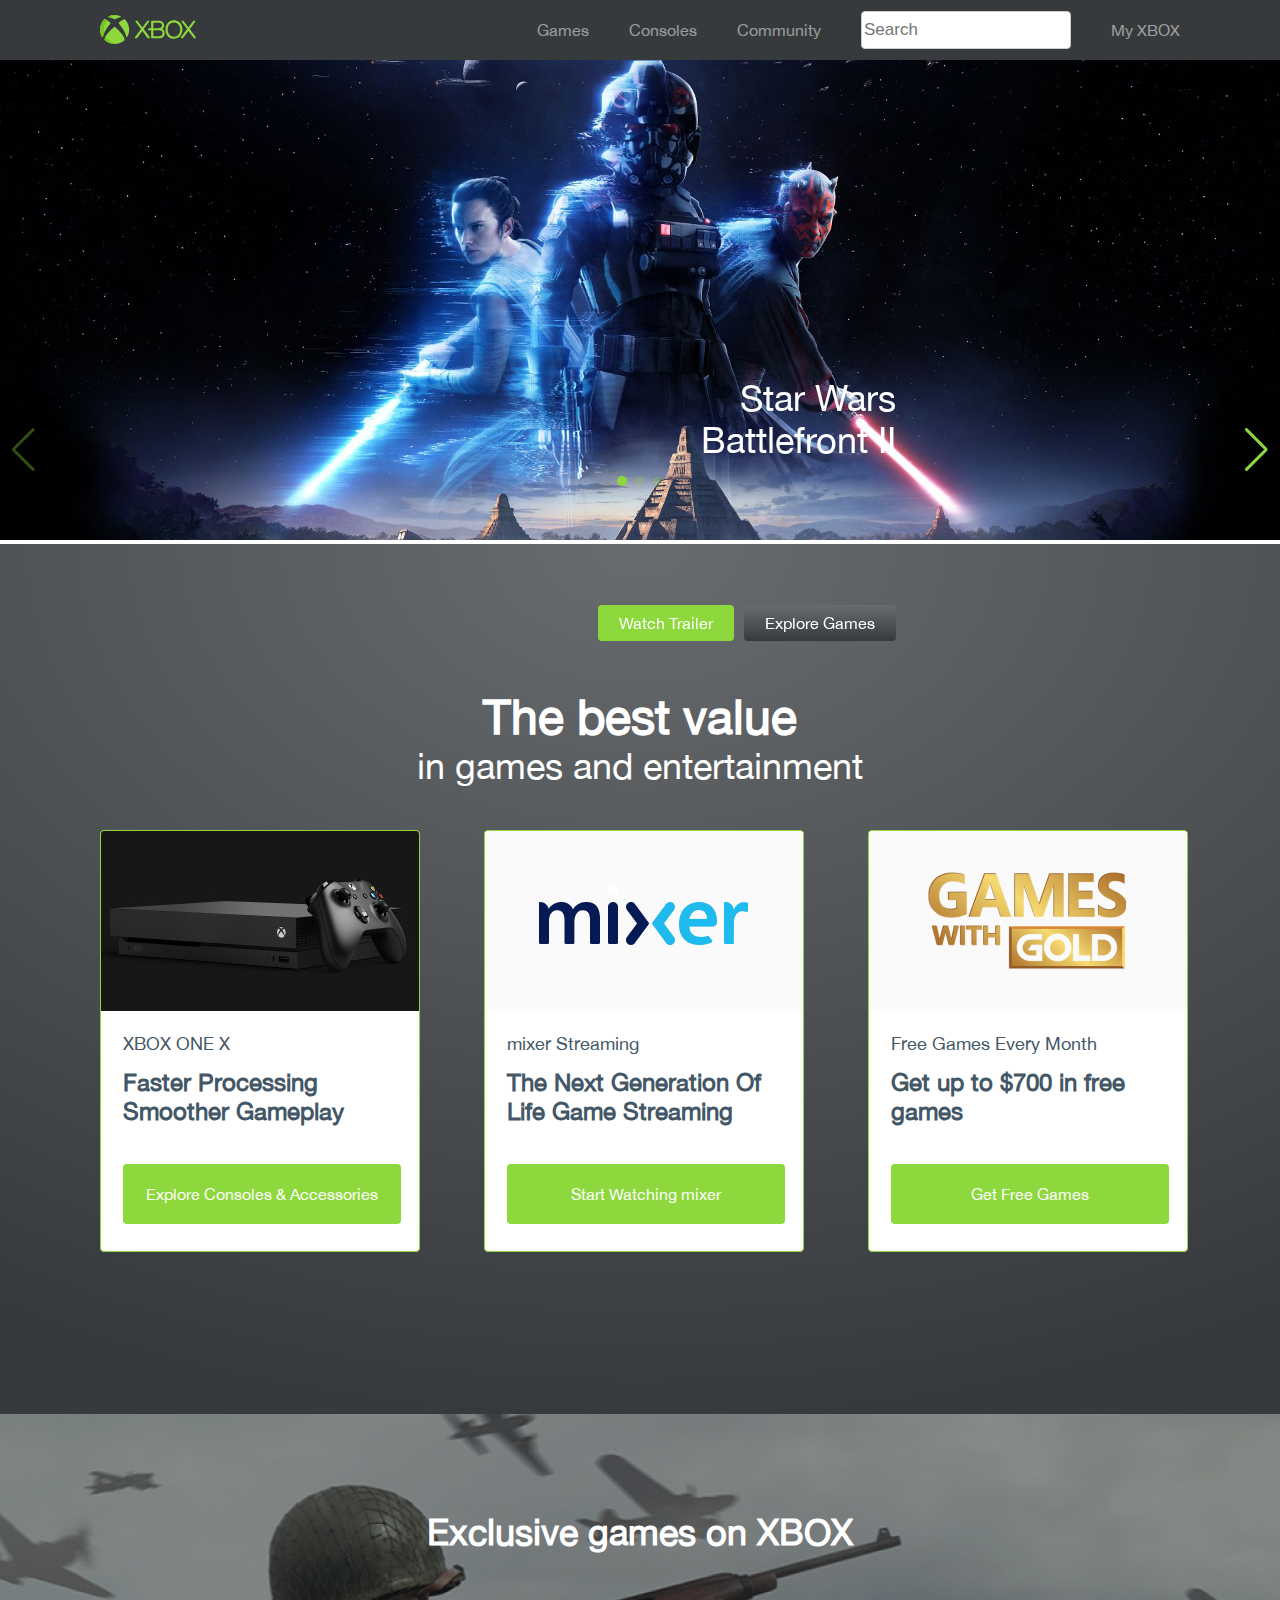
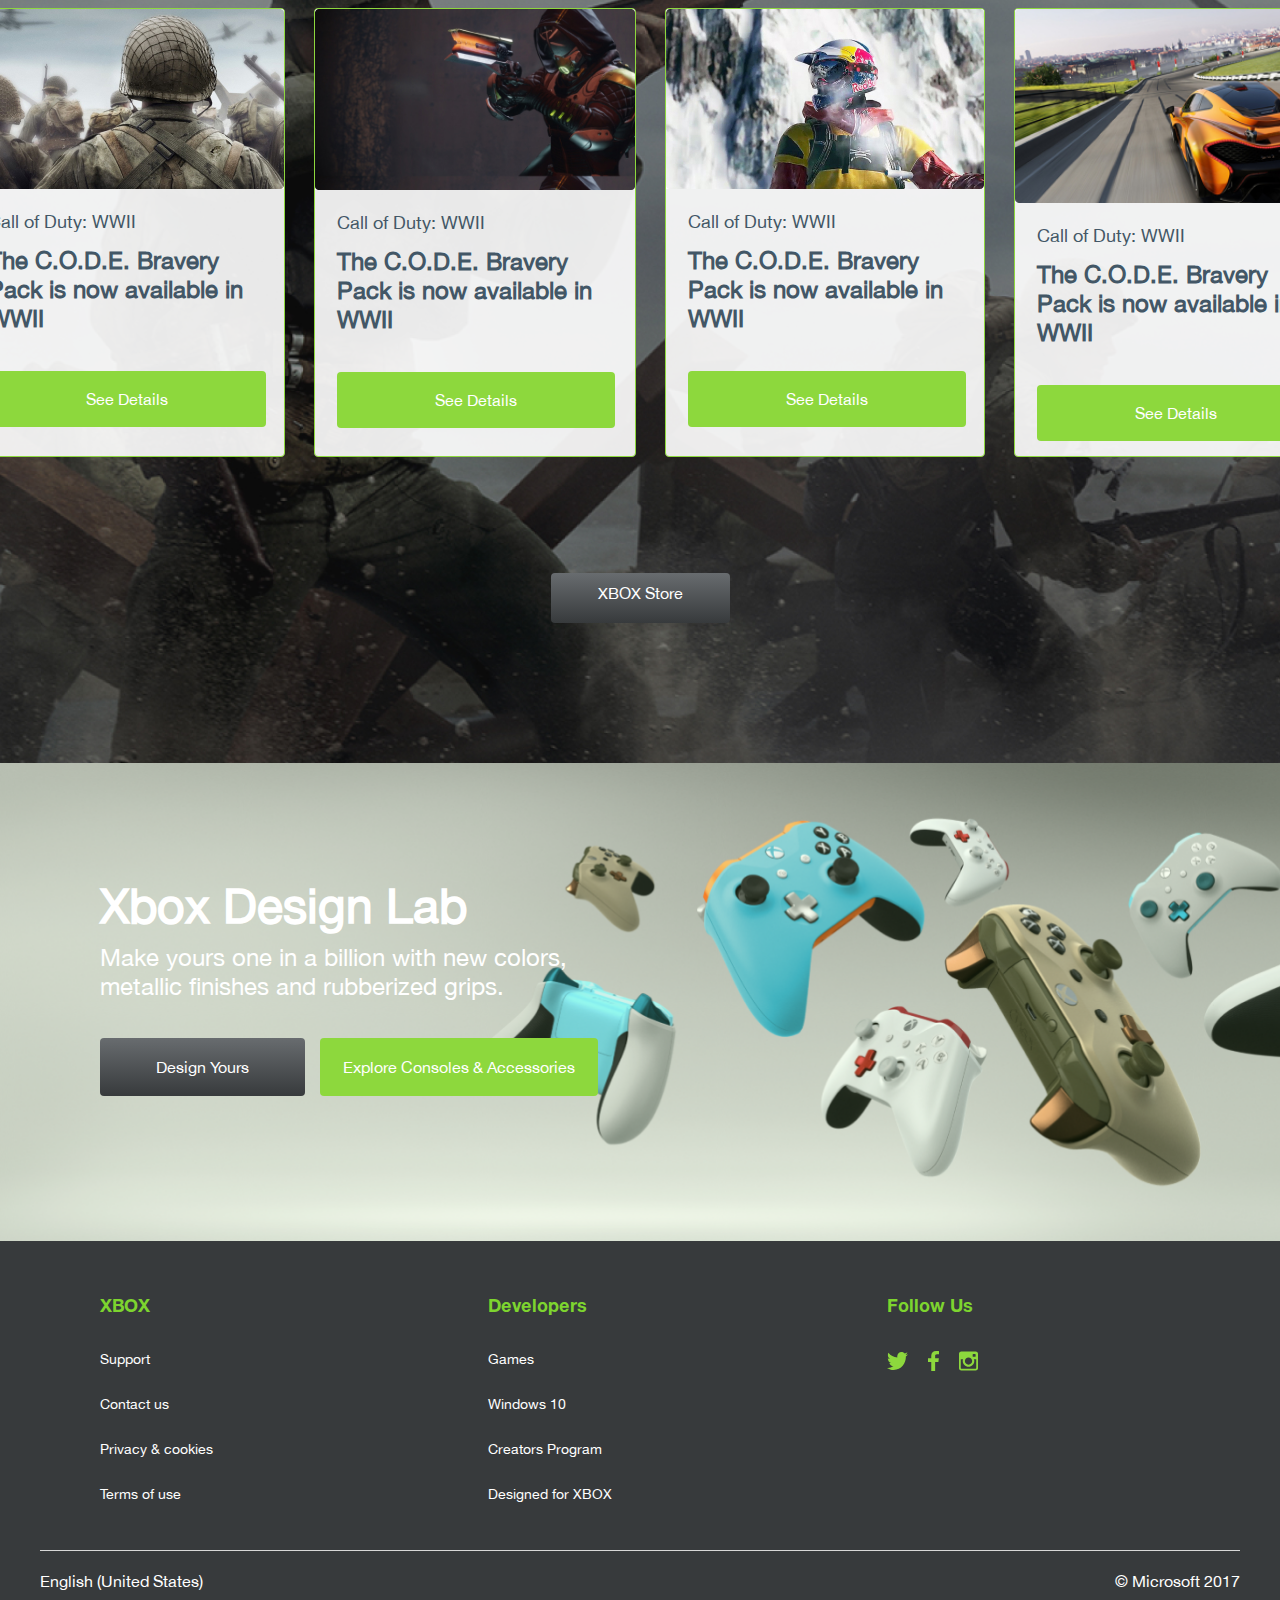
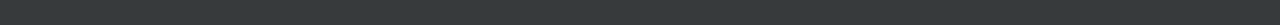
<file: src/index.html>
<!DOCTYPE html>
<html lang="en">

<head>
    <meta charset="UTF-8">
    <meta http-equiv="X-UA-Compatible" content="IE=edge">
    <meta name="viewport" content="width=device-width, initial-scale=1.0">
    <title>Xbox</title>
    <link rel="stylesheet" href="css/style.css">
    <link rel="stylesheet" href="https://cdn.jsdelivr.net/npm/swiper@8/swiper-bundle.min.css" />
</head>

<body>
    <header>
        <nav class="header-container">
            <a href="#" class="header-logo"><img src="icons/xbox.svg" alt="logo"></a>
            <ul class="navbar-items">
                <li class="navbar-item">Games</li>
                <li class="navbar-item">Consoles</li>
                <li class="navbar-item">Community</li>
                <li class="navbar-item_search">
                    <input type="search" placeholder="Search" name="search" id="search">
                </li>
                <li class="navbar-item">My XBOX</li>
            </ul>
        </nav>
    </header>
    <section class="main">
        <!--Главный контейнер слайдера-->
        <div class="image-slider swiper-container">
            <!--Слайдер текста-->
            <div class="slider-text">
                <div class="swiper-wrapper">
                    <div class="swiper-slide slider-text__slide">
                        <div class="slider-text__content">
                            <p class="slider-text__heading">Star Wars<br>Battlefront II</p>
                            <a href="" class="button-slider button-slider__button-1">Watch Trailer</a>
                            <a href="" class="button-slider button-slider__button-2">Explore Games</a>
                        </div>
                    </div>
                    <div class="swiper-slide slider-text__slide">
                        <div class="slider-text__content">
                            <p class="slider-text__heading">Devil May<br>Cry 5</p>
                            <a href="" class="button-slider button-slider__button-1">Watch Trailer</a>
                            <a href="src/dmc5.html" class="button-slider button-slider__button-2">Explore Games</a>
                        </div>
                    </div>
                    <div class="swiper-slide slider-text__slide">
                        <div class="slider-text__content">
                            <p class="slider-text__heading">Halo<br>Infinite</p>
                            <a href="" class="button-slider button-slider__button-1">Watch Trailer</a>
                            <a href="" class="button-slider button-slider__button-2">Explore Games</a>
                        </div>
                    </div>
                </div>
            </div>
            <!--Главная обертка-->
            <div class="image-slider_wrapper swiper-wrapper">
                <!--Слайд1-->
                <div class="image-slider-slide swiper-slide">
                    <img class="slider-img" src="img/Star-Wars-Battlefront-II-combat.jpg" alt="">
                </div>
                <div class="image-slider-slide swiper-slide">
                    <img class="slider-img" src="img/devil-may-cry-5.jpg" alt="">
                </div>
                <div class="image-slider-slide swiper-slide">
                    <img class="slider-img" src="img/halo-infinite.jpg" alt="">
                </div>
            </div>
            <!--Стрелки-->
            <div class="swiper-button-prev"></div>
            <div class="swiper-button-next"></div>
            <!--Пагинация-->
            <div class="slider-pagination">
                <div class="swiper-pagination"></div>
            </div>
        </div>
    </section>
    <section class="best">
        <div class="best__container">
            <div class="best__content">
                <h1 class="best__caption">The best value</h1>
                <p class="best__descr">in games and entertainment</p>
                <div class="best__cards-container">
                    <div class="best__card-item">
                        <img src="img/xbox-one-x.jpg" alt="" class="best__card-item-image">
                        <p class="best__card-item-descr">XBOX ONE X</p>
                        <h4 class="best__card-item-title">Faster Processing
                            Smoother Gameplay</h4>
                        <button type="button" href="#" class="best__card-item-btn">Explore Consoles &
                            Accessories</button>
                    </div>
                    <div class="best__card-item">
                        <img src="img/mixer.jpg" alt="" class="best__card-item-image">
                        <p class="best__card-item-descr">mixer Streaming</p>
                        <h4 class="best__card-item-title">The Next Generation
                            Of Life Game Streaming</h4>
                        <button type="button" href="#" class="best__card-item-btn">Start Watching mixer</button>
                    </div>
                    <div class="best__card-item">
                        <img src="img/gold.jpg" alt="" class="best__card-item-image">
                        <p class="best__card-item-descr">Free Games Every Month</p>
                        <h4 class="best__card-item-title">Get up to $700 in
                            free games</h4>
                        <button type="button" href="#" class="best__card-item-btn">Get Free Games</button>
                    </div>
                </div>
            </div>
        </div>
    </section>
    <section class="exclusive">
        <h2 class="exclusive__caption">Exclusive games on XBOX</h2>
        <!--здесь должна быть карусельиз слайдера, но это просто карточки)))-->
        <div class="slider-card_container">
            <div class="slider-card_item">
                <img src="img/call-off-duty-card.jpg" alt="" class="slider-card_item__image">
                <p class="slider-card_item__descr">Call of Duty: WWII</p>
                <h4 class="slider-card_item__title">The C.O.D.E. Bravery Pack
                    is now available in WWII</h4>
                <a class="slider-card_item__btn">See Details</a>
            </div>
            <div class="slider-card_item">
                <img src="img/destiny-2.jpg" alt="" class="slider-card_item__image">
                <p class="slider-card_item__descr">Call of Duty: WWII</p>
                <h4 class="slider-card_item__title">The C.O.D.E. Bravery Pack
                    is now available in WWII</h4>
                <a class="slider-card_item__btn">See Details</a>
            </div>
            <div class="slider-card_item">
                <img src="img/steep.jpg" alt="" class="slider-card_item__image">
                <p class="slider-card_item__descr">Call of Duty: WWII</p>
                <h4 class="slider-card_item__title">The C.O.D.E. Bravery Pack
                    is now available in WWII</h4>
                <a class="slider-card_item__btn">See Details</a>
            </div>
            <div class="slider-card_item">
                <img src="img/forza-motosport-7.jpg" alt="" class="slider-card_item__image">
                <p class="slider-card_item__descr">Call of Duty: WWII</p>
                <h4 class="slider-card_item__title">The C.O.D.E. Bravery Pack
                    is now available in WWII</h4>
                <a class="slider-card_item__btn">See Details</a>
            </div>
        </div>
        <div class="store-btn">
            <a href="#" class="store">XBOX Store</a>
        </div>
    </section>
    <section class="design-lab">
        <div class="design-lab_container">
            <h2 class="design-lab_caption">
                Xbox Design Lab
            </h2>
            <p class="design-lab_descr">
                Make yours one in a billion with new colors, metallic finishes and rubberized grips.
            </p>
            <div class="design-lab_btn-container">
                <a href="#" class="btn-container design-lab_design">Design Yours</a>
                <a href="" class="btn-container design-lab_explore">Explore Consoles & Accessories</a>
            </div>
        </div>
    </section>
    <footer class="footer">
        <div class="footer-container">
            <div class="footer-container_item">
                <h5 class="footer-container_item__title">XBOX</h5>
                <a href="" class="footer-container_item__descr support">Support</a>
                <a href="" class="footer-container_item__descr contact">Contact us</a>
                <a href="" class="footer-container_item__descr privacy">Privacy & cookies</a>
                <a href="" class="footer-container_item__descr terms-use">Terms of use</a>
            </div>
            <div class="footer-container_item">
                <h5 class="footer-container_item__title">Developers</h5>
                <a href="" class="footer-container_item__descr gs">Games</a>
                <a href="" class="footer-container_item__descr pc">Windows 10</a>
                <a href="" class="footer-container_item__descr prog">Creators Program</a>
                <a href="" class="footer-container_item__descr design">Designed for XBOX</a>
            </div>
            <div class="footer-container_item">
                <h5 class="footer-container_item__title">Follow Us</h5>
                <div class="footer-container_item__img">
                    <img src="icons/twitter.svg" alt="click">
                    <img src="icons/faacebook.svg" alt="click">
                    <img src="icons/instagram.svg" alt="click">
                </div>
            </div>
        </div>
        <div class="footer-down-info">
            <p class="language">English (United States)</p>
            <p class="copyright"> © Microsoft 2017</p>
        </div>
    </footer>
    <script src="https://cdn.jsdelivr.net/npm/swiper@8/swiper-bundle.min.js"></script>
    <script src="js/main.js"></script>
</body>

</html>
</file>
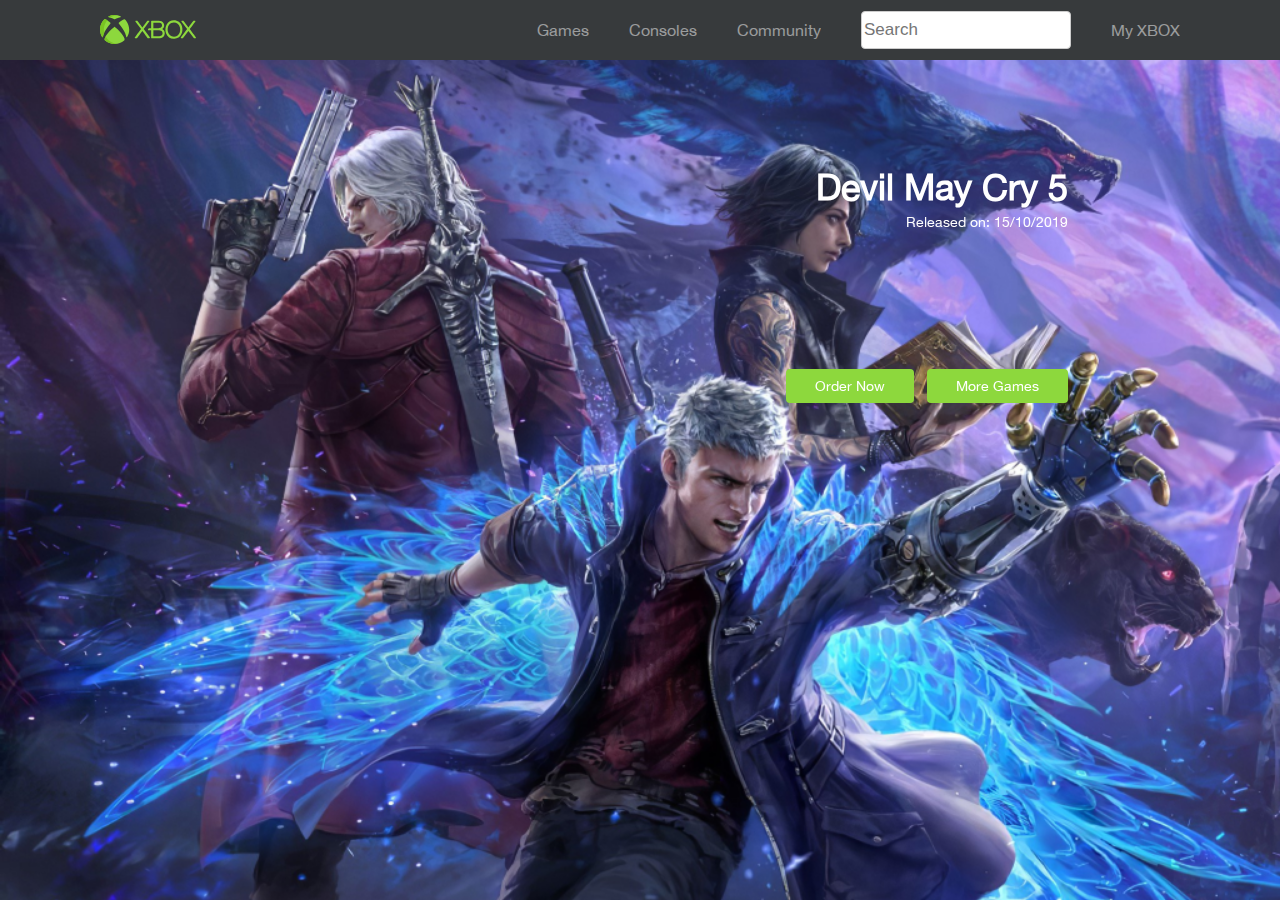
<file: src/dmc5.html>
<!DOCTYPE html>
<html lang="en">
<head>
    <meta charset="UTF-8">
    <meta http-equiv="X-UA-Compatible" content="IE=edge">
    <meta name="viewport" content="width=device-width, initial-scale=1.0">
    <title>Devil may cry 5</title>
    <link rel="stylesheet" href="css/style.css">
</head>
<body>
    <header>
        <nav class="header-container">
            <a href="#" class="header-logo"><img src="icons/xbox.svg" alt="logo"></a>
            <ul class="navbar-items">
                <li class="navbar-item">Games</li>
                <li class="navbar-item">Consoles</li>
                <li class="navbar-item">Community</li>
                <li class="navbar-item_search">
                    <input type="search" placeholder="Search" name="search" id="search">
                </li>
                <li class="navbar-item">My XBOX</li>
            </ul>
        </nav>
    </header>
    <section class="main-dmc5">
        <div class="main-wrapper">
            <div class="main-wrapper_content">
                <h1 class="main-caption">Devil May Cry 5</h1>
                <p class="main-descr">Released on: 15/10/2019</p>
                <div class="main-wrapper_content__btn">
                    <a href="#" class="main_content__btn">Order Now</a>
                    <a href="#" class="main_content__btn">More  Games</a>
                </div>
            </div>
        </div>
    </section>
</body>
</html>
</file>
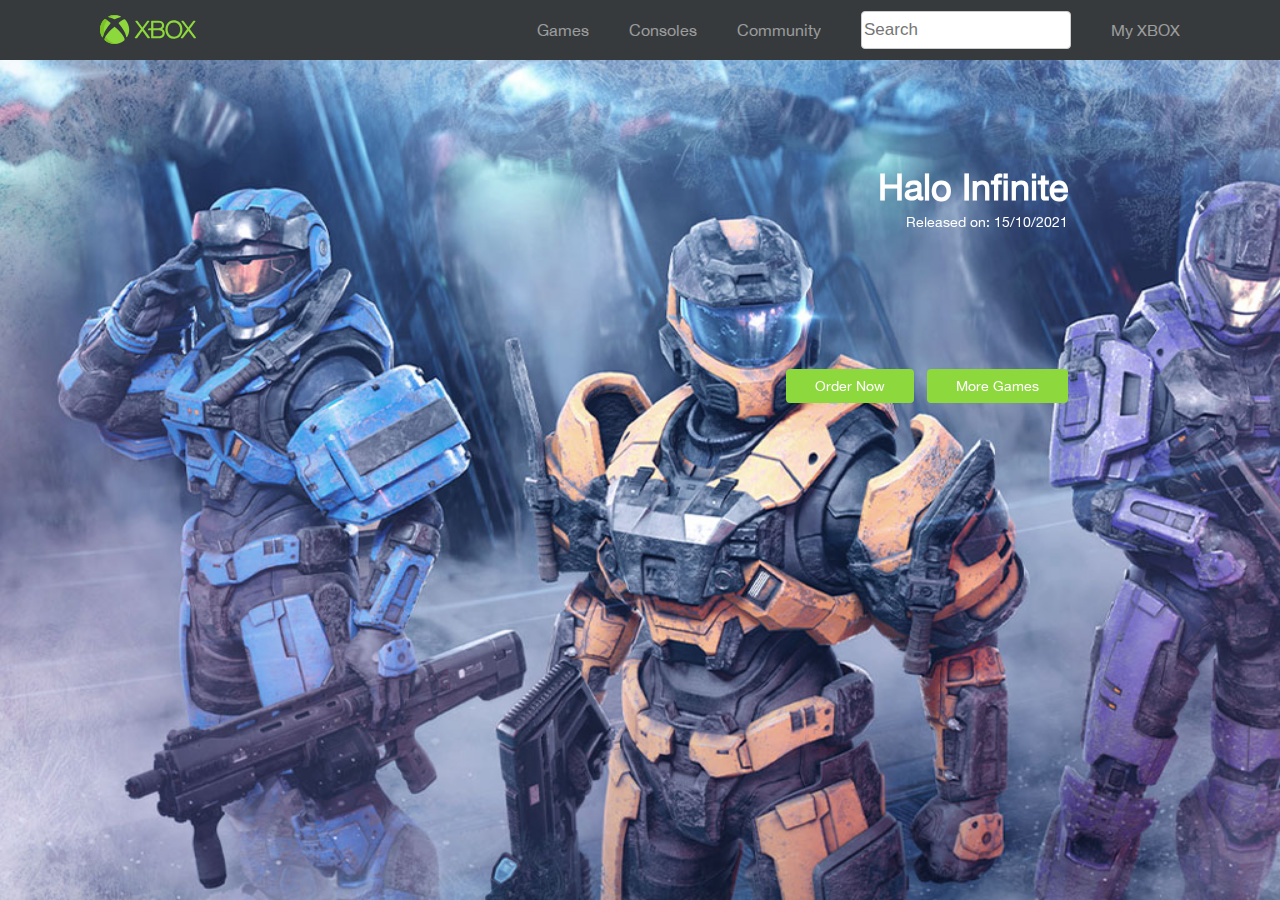
<file: src/halo.html>
<!DOCTYPE html>
<html lang="en">
<head>
    <meta charset="UTF-8">
    <meta http-equiv="X-UA-Compatible" content="IE=edge">
    <meta name="viewport" content="width=device-width, initial-scale=1.0">
    <title>Halo</title>
    <link rel="stylesheet" href="css/style.css">
</head>
<body>
    <header>
        <nav class="header-container">
            <a href="#" class="header-logo"><img src="icons/xbox.svg" alt="logo"></a>
            <ul class="navbar-items">
                <li class="navbar-item">Games</li>
                <li class="navbar-item">Consoles</li>
                <li class="navbar-item">Community</li>
                <li class="navbar-item_search">
                    <input type="search" placeholder="Search" name="search" id="search">
                </li>
                <li class="navbar-item">My XBOX</li>
            </ul>
        </nav>
    </header>
    <section class="main-halo">
        <div class="main-wrapper main-wrapper_halo">
            <div class="main-wrapper_content main-wrapper_halo__content">
                <h1 class="main-caption">Halo Infinite</h1>
                <p class="main-descr">Released on: 15/10/2021</p>
                <div class="main-wrapper_content__btn">
                    <a href="#" class="main_content__btn">Order Now</a>
                    <a href="#" class="main_content__btn">More  Games</a>
                </div>
            </div>
        </div>
    </section>
</body>
</html>
</file>
<file: src/css/style.css>
* {
    margin: 0;
} 
a {
    text-decoration: none;
}
img {
    margin: 0;
    padding: 0;
}
p {
    margin: 0;
}
ul {
    list-style: none;
    padding: 0;
}
body {
    overflow-x: hidden;
}
@font-face {
	font-family: 'HelveticaNeue'; 
	src: local('HelveticaNeue regular'),
		url('../fonts/helveticaneue.woff2'); 
}
@font-face {
	font-family: 'HelveticaNeue bold'; 
	src: local('HelveticaNeue bold'),
		url('../fonts/HelveticaNeueCyr-Bold.woff2'); 
}
header {
    height: 60px;
    background: #373A3C;
}
.header-container{
    max-width: 1080px;
    margin: 0 auto;
    font-family: 'HelveticaNeue';
    font-size: 16px;
}
.navbar-items {
    display: flex;
    color: #FFFFFF;
    justify-content: flex-end;
    padding-top: 11px;
    gap: 40px;
    align-items: center;
}
.navbar-item{
    opacity: 50%;
}
.header-logo {
    position: absolute;
    top: 15px
}
input[type="search" i] {
    width: 210px;
    height: 38px;
    color: #435766;
    font-size: 17px;
    border-radius: 4px;
    border: 1px solid #CCCCCC;
}
/* slider */
.slider-img {
    max-height: 50%;
    width: 100%;
}
.swiper-button-prev::after,
.swiper-button-next::after {
    color: #8DD83D;
}
.image-slider .swiper-pagination-bullet {
    width: 10px;
    height: 10px;
    background-color: #8DD83D;
}
/* text */
.image-slider-slide {
    position: relative;
}
.slider-text {
    position: absolute;
    z-index: 3;
    width: 100%;
    height: 100%;
}
.slider-text__slide {
    display: flex;
    justify-content: center;
    flex-direction: column;
    color: #FFFFFF;
    font-family: 'HelveticaNeue';
    font-size: 36px;
    line-height: 42px;
}
.slider-text__content {
    text-align: right;
    padding-right: 30%;
}
.slider-text__heading {
    padding-bottom: 134px;
}
.button-slider {
    height: 38px;
    width: 136px;
    border-radius: 4px;
}
.button-slider__button-1 {
    background-color: #8DD83D;
    color: #FFFFFF;
    font-size: 16px;
    padding: 9px 21px;
}
.button-slider__button-2 {
    background: linear-gradient(180deg, #686C6F 0%, #373A3C 100%);
    color: #FFFFFF;
    font-size: 16px;
    padding: 9px 21px;
}
.swiper-pagination {
    position: absolute;
}
.slider-pagination{
    display: flex;
    flex: 0 0 100px;
    justify-content: center;
    align-items: center;
    position: relative;
    bottom: 44px;
}
/* section best */
.best {
    background: radial-gradient(100% 100% at 50% 0%, #686C6F 0%, #373A3C 100%);
}
.best__container {
    max-width: 1080px;
    margin: 0 auto;
    text-align: center;
}
.best__content {
    padding-top: 144px;
    color: #FFFFFF;
}
.best__caption {
    font-family: 'HelveticaNeue';
    font-size: 48px;
}
.best__descr {
    font-family: 'HelveticaNeue';
    font-size: 36px;
}
.best__cards-container {
    display: flex;
    gap: 64px;
    padding-top: 42px;
}
.best__card-item {
    max-width: 320px;
    max-height: 420px;
    background-color: #FFFFFF;
    border: 1px solid #8DD83D;
    border-radius: 4px;
    color: #435766;
    text-align: left;
    display: flex;
    flex-direction: column;
    margin-bottom: 162px;
}
.best__card-item-image {
    border-radius: 3px 3px 0 0;
}
.best__card-item-descr {
    font-family: 'HelveticaNeue';
    font-size: 18px;
    padding-top: 22px;
    padding-left: 22px;
}
.best__card-item-title {
    font-family: 'HelveticaNeue';
    font-size: 24px;
    padding-top: 13px;
    padding-left: 22px;
}
.best__card-item-btn {
    width: 278px;
    height: 60px;
    background-color: #8DD83D;
    color: #FFFFFF;
    border-radius: 4px;
    border: 0;
    font-family: 'HelveticaNeue';
    font-size: 16px;
    margin-bottom: 27px;
    margin-left: 22px;
    margin-top: 38px;
}
.exclusive {
    background-image: url('../img/exclusive.jpg');
    background-repeat: no-repeat;
    background-size: cover;
}
.exclusive__caption {
    font-family: 'HelveticaNeue';
    font-size: 36px;
    color: #FFFFFF;
    margin: 0 auto;
    text-align: center;
    padding-top: 97px;
}
/* карточка */
.slider-card_container {
    display: flex;
    gap: 29px;
    justify-content: center;
    box-sizing: border-box;
    margin-bottom: 58px;
}
.slider-card_item {
    width: 320px;
    height: 420px;
    background: rgba(255, 255, 255, 0.91);
    border: 1px solid #8DD83D;
    border-radius: 4px;
    color: #435766;
    text-align: left;
    display: flex;
    flex-direction: column;
    margin-top: 54px;
    margin-bottom: 58px;
    opacity: 0,5;
    transition: 0.5s;
    padding-bottom: 27px;
}
.slider-card_item:hover {
    scale: 110%;
}
.slider-card_item__image {
    border-radius: 3px 3px 0 0;
}
.slider-card_item__descr {
    font-family: 'HelveticaNeue';
    font-size: 18px;
    padding-top: 22px;
    padding-left: 22px;
    max-width: 160px;
}
.slider-card_item__title {
    font-family: 'HelveticaNeue';
    font-size: 24px;
    padding-top: 13px;
    padding-left: 22px;
    max-width: 260px;
}
 .slider-card_item__btn {
    display: flex;
    justify-content: center;
    width: 278px;
    height: 60px;
    background-color: #8DD83D;
    color: #FFFFFF;
    border-radius: 4px;
    border: 0;
    font-family: 'HelveticaNeue';
    font-size: 16px;
    margin-bottom: 27px;
    margin-left: 22px;
    margin-top: 38px;
    align-items: center;
    text-align: center;
    padding-top: 19px;
    padding-bottom: 19px;
}
.store-btn {
    display: flex;
    justify-content: center;
    padding-bottom: 140px;
} 
.store {
    padding: 11px 47px 21px;
    background: linear-gradient(180deg, #686C6F 0%, #373A3C 100%);
    border-radius: 4px;
    margin: 0 auto;
    text-align: center;
    color: #FFFFFF;
    font-family: 'HelveticaNeue';
    font-size: 16px;
}
.design-lab {
    background-image: url('../img/design-lab.png');
    background-repeat: no-repeat;
    background-size: cover;
}
.design-lab_container {
    display: flex;
    flex-direction: column;
    color: #FFFFFF;
    max-width: 1080px;
    justify-content: left;
    margin: 0 auto;
}
.design-lab_caption {
    font-family: 'HelveticaNeue';
    font-size: 48px;
    padding-top: 114px;
}
.design-lab_descr {
    max-width: 533px;
    font-family: 'HelveticaNeue';
    font-size: 24px;
    padding-top: 9px;
}
.design-lab_btn-container {
    display: flex;
    padding-top: 37px;
    padding-bottom: 145px;
    color: #FFFFFF;
    font-family: 'HelveticaNeue';
    font-size: 16px;
    gap: 15px;
}
.design-lab_design {
    padding: 20px 56px;
    background: linear-gradient(180deg, #686C6F 0%, #373A3C 100%);
    border-radius: 4px;
    color: #FFFFFF;
}
.design-lab_explore {
    padding: 20px 23px;
    background-color: #8DD83D;
    border-radius: 4px;
    color: #FFFFFF;
}
.footer {
    background-color: #373A3C;
}
.footer-container {
    max-width: 1080px;
    display: flex;
    padding-top: 58px;
    justify-content: left;
    margin: 0 auto;
    gap: 275px;
}
.footer-container_item {
    display: flex;
    flex-direction: column;
}
.footer-container_item__title {
    color: #7DD42F;
    font-family: 'HelveticaNeue bold';
    font-size: 18px;
    padding-bottom: 34px;
}
.footer-container_item__descr {
    color: #FFFFFF;
    font-family: 'HelveticaNeue';
    font-size: 14px;
    padding-bottom: 29px;
}
.footer-container_item__img {
    display: flex;
    gap: 20px;
}
.footer-down-info {
    position: relative;
    display: flex;
    max-width: 1200px;
    justify-content: space-between;
    margin: 0 auto;
    color: #FFFFFF;
    font-family: 'HelveticaNeue';
    font-size: 16px;
    padding-top: 41px;
    padding-bottom: 35px;
}
.language {
    text-align: left;
    flex-grow: 1;
}
.copyright {
    flex-grow: 1;
    text-align: right;
}
.footer-down-info::before {
    content: '';
    background-color: #D8D8D8;
    height: 1px;
    width: 1200px;
    position: absolute;
    top: 19px;
}
.main-dmc5 {
    background-image: url('../img/devil-may-cry-5.jpg');
    background-repeat: no-repeat;
    background-size: cover;
    position: fixed;
    width: 100%;
    height: 100%;
}
.main-wrapper {
    max-width: 856px;
    display: flex;
    justify-content: flex-end;
    margin: 0 auto;
    height: 95%;
}
.main-wrapper_content {
    display: flex;
    max-width: 297px;
    flex-direction: column;
    padding-top: 106px;
    text-align: right;
    color: #FFFFFF;
}
.main-caption {
    font-family: 'HelveticaNeue';
    font-size: 36px;
    padding-bottom: 5px;
}
.main-descr {
    font-family: 'HelveticaNeue';
    font-size: 14px;
    padding-bottom: 139px;
}
.main-wrapper_content__btn {
    display: flex;
    gap: 13px;
}
.main_content__btn {
    padding: 9px 29px;
    background-color: #8DD83D;
    border-radius: 4px;
    color: #FFFFFF;
    font-family: 'HelveticaNeue';
    font-size: 14px;
}
.main-halo {
    background-image: url('../img/halo-infinite.jpg');
    background-repeat: no-repeat;
    background-size: cover;
    position: fixed;
    width: 100%;
    height: 100%;
}
</file>
